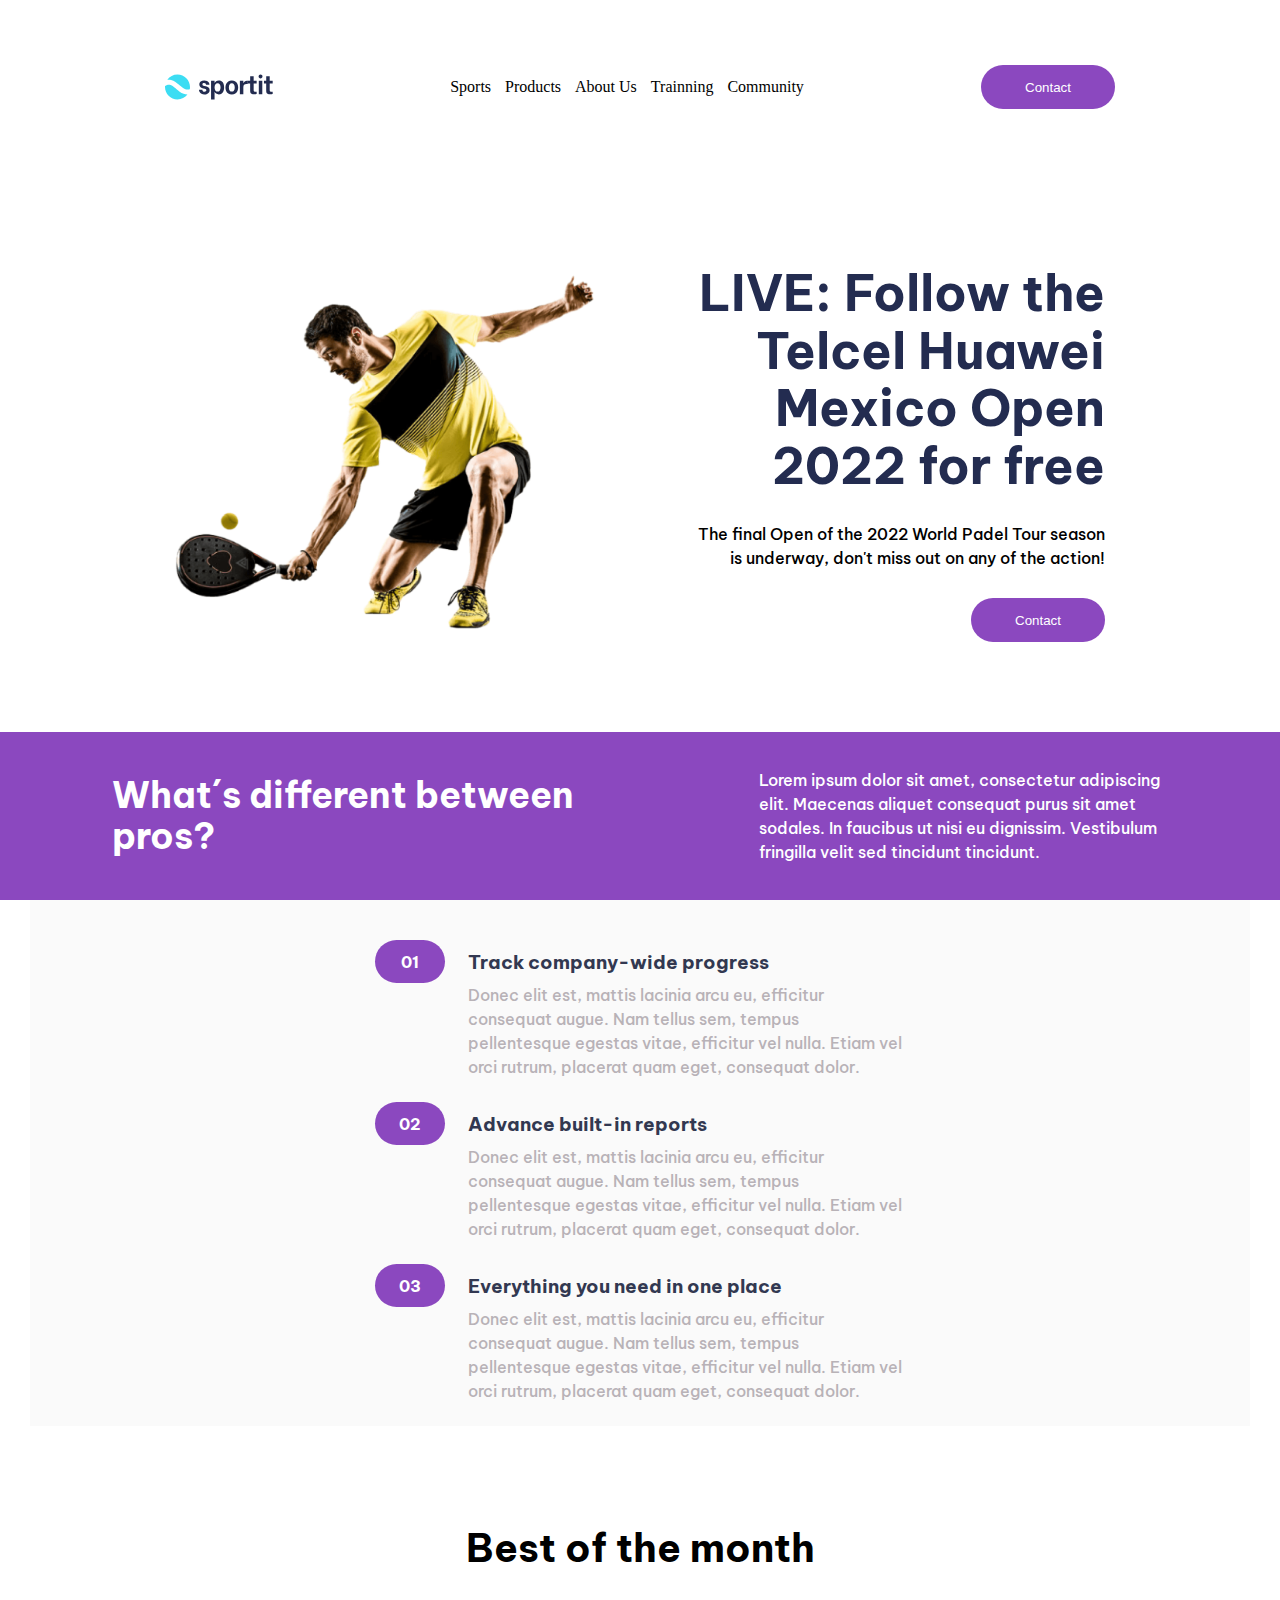
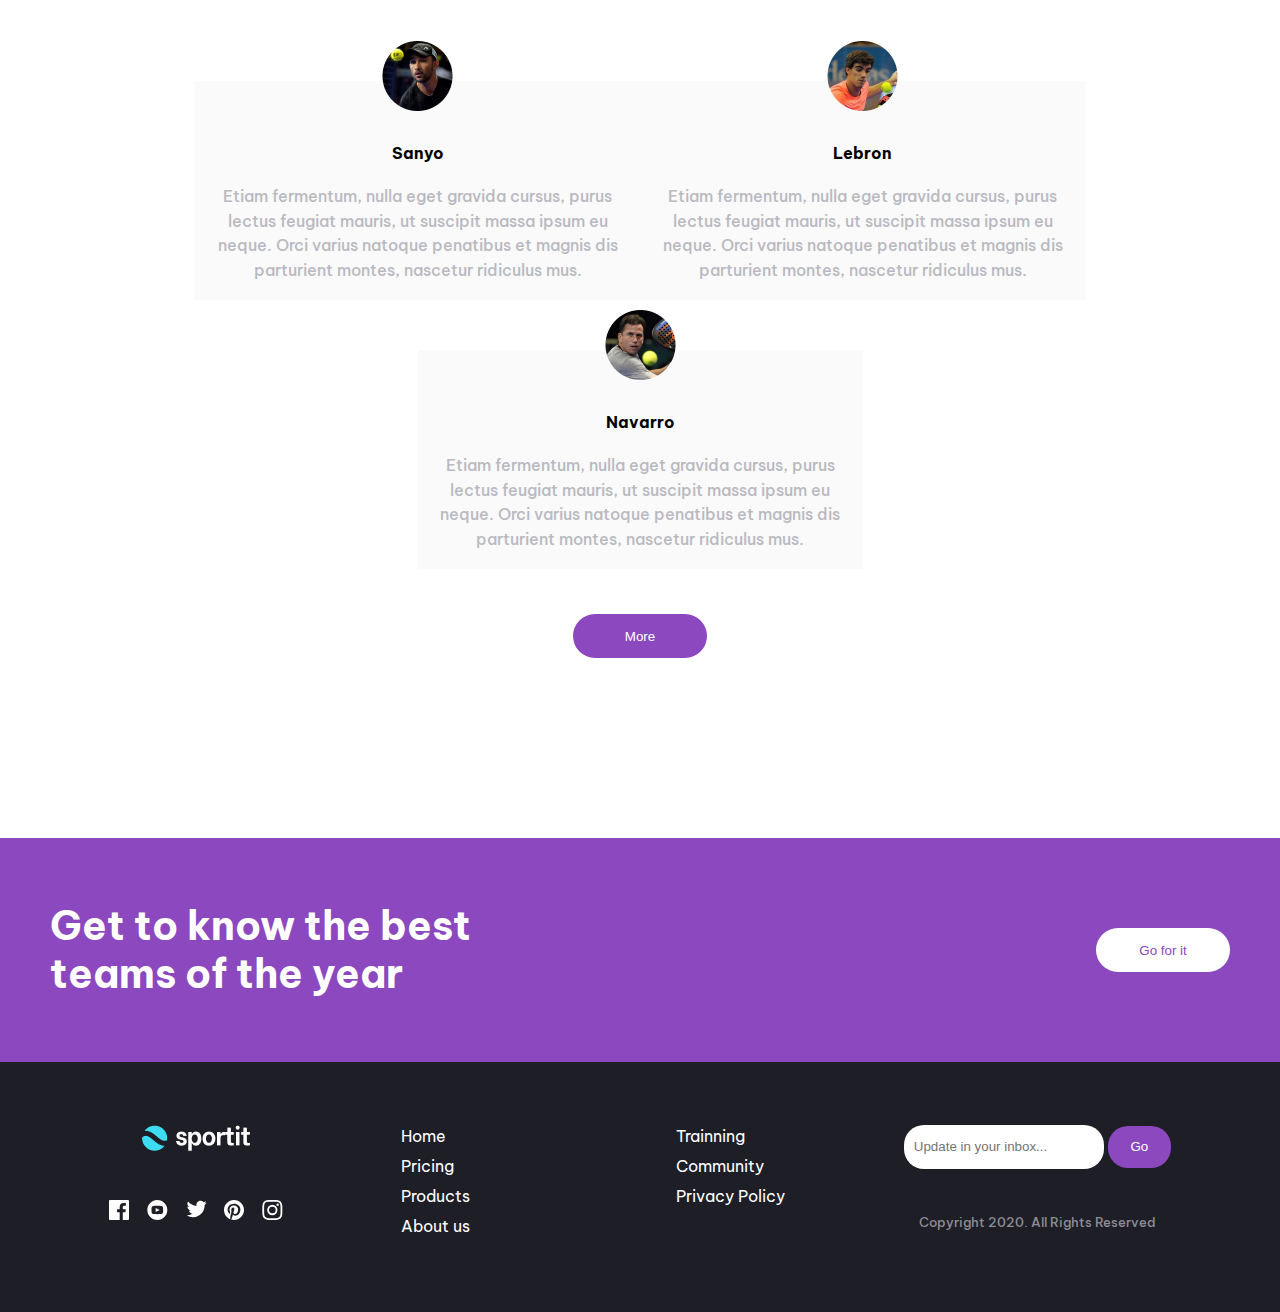
<file: docs/index.html>
<!DOCTYPE html>
<html lang="en">
<head>
    <meta charset="UTF-8">
    <meta name="viewport" content="width=device-width, initial-scale=1.0">
    <title>Proyecto</title>
    <link rel="stylesheet" href="./css/style.css">
    <link rel="preconnect" href="https://fonts.googleapis.com">
    <link rel="preconnect" href="https://fonts.gstatic.com" crossorigin>
    <link href="https://fonts.googleapis.com/css2?family=Be+Vietnam+Pro:wght@400;500;600;700&display=swap" rel="stylesheet">
</head>
<body>
    <header>
        <img src="./img/logo.svg" alt="logo sportit">
        <input type="checkbox" id="nav-check">
            <label id="nav" for="nav-check">
                <span id="nav-abrir">&#9776;</span>
                <span id="nav-cerrar">X</span>
            </label>
        <nav>
            <ul class="nav_sitio">
                <li><a href="" class="items-nav">Sports</a></li>
                <li><a href="" class="items-nav">Products</a></li>
                <li><a href="" class="items-nav">About Us</a></li>
                <li><a href="" class="items-nav">Trainning</a></li>
                <li><a href="" class="items-nav">Community</a></li>
            </ul>
        </nav>
        <button> Contact </button>
    </header>
    <!--            Main            -->
    <main>
        <!--            "Sección 1"         -->
        <section id="seccion1">
            <img src="./img/padel-intro.png" alt="jugador">
            <div>
                <h1>LIVE: Follow the Telcel Huawei Mexico Open 2022 for free </h1>
                <p>The final Open of the 2022 World Padel Tour season is underway, don't miss out on any of the action!</p>
                <button> Contact </button>
            </div>
        </section>
        <!--            "Sección 2"         -->
        <section id="seccion2">
            <h2>What´s different <br class="quitar_br"> between <br class="computadora_br"> pros?</h2>
            <p id="p_computadora">Lorem ipsum dolor sit amet, consectetur adipiscing elit. Maecenas aliquet consequat purus sit amet sodales. In faucibus ut nisi eu dignissim. Vestibulum fringilla velit sed tincidunt tincidunt.</p>
            <p id="p_mobil">Manage provides all the functionality your teas needs, without the complexity. Our software is tailor-made for modern digital product teams</p>
        </section>
        <!--            "Sección 3"         -->
        <section id="seccion3">
            <article>
                <div>01</div>
                <h3>Track company-wide progress</h3>
                <p>Donec elit est, mattis lacinia arcu eu, efficitur consequat augue. Nam tellus sem, tempus pellentesque egestas vitae, efficitur vel nulla. Etiam vel orci rutrum, placerat quam eget, consequat dolor.</p>
            </article>
            <article>
                <div>02</div>
                <h3>Advance built-in reports</h3>
                <p>Donec elit est, mattis lacinia arcu eu, efficitur consequat augue. Nam tellus sem, tempus pellentesque egestas vitae, efficitur vel nulla. Etiam vel orci rutrum, placerat quam eget, consequat dolor.</p>
            </article>
            <article>
                <div>03</div>
                <h3>Everything you need in one place</h3>
                <p>Donec elit est, mattis lacinia arcu eu, efficitur consequat augue. Nam tellus sem, tempus pellentesque egestas vitae, efficitur vel nulla. Etiam vel orci rutrum, placerat quam eget, consequat dolor.</p>
            </article>
        </section>
        <!--            "Sección 4"         -->
        <section id="seccion4">
            <h2>Best of the month</h2>
            <section id="articulos">
                <article class="articulo_oculto">
                    <h3>Sanyo</h3>
                    <p>Etiam fermentum, nulla eget gravida cursus, purus lectus feugiat mauris, ut suscipit massa ipsum eu neque. Orci varius natoque penatibus et magnis dis parturient montes, nascetur ridiculus mus.</p>
                    <img src="./img/avatar-sanyo.png" alt="Rostro Sanyo">
                </article>
                <article>
                    <h3>Lebron</h3>
                    <p>Etiam fermentum, nulla eget gravida cursus, purus lectus feugiat mauris, ut suscipit massa ipsum eu neque. Orci varius natoque penatibus et magnis dis parturient montes, nascetur ridiculus mus.</p>
                    <img src="./img/avatar.lebron.png" alt="Rostro Lebron">
                </article>
                <article class="articulo articulo_oculto">
                    <h3>Navarro</h3>
                    <p>Etiam fermentum, nulla eget gravida cursus, purus lectus feugiat mauris, ut suscipit massa ipsum eu neque. Orci varius natoque penatibus et magnis dis parturient montes, nascetur ridiculus mus.</p>
                    <img src="./img/avatar-navarro.png" alt="Rostro Navarro">
                </article>
            </section>
            <button>More</button>
        </section>
        <!--            "Sección 5"         -->
        <section id="seccion5">
            <h2>Get to know the <br class="quitar_br"> best <br> teams of the <br class="quitar_br"> year</h2>
            <button>Go for it</button>
        </section>
    </main>
    <!--            Footer          -->
    <footer>
        <section class="footer_section" id="suscription">
            <form action="/registro" method="post">
                <input type="text" name="suscription" placeholder="Update in your inbox...">
                <button type="submit">Go</button>
            </form>
        </section>
        <section class="footer_section" id="mapa_sitio">
            <ul type="none">
                <li><a href="" class="item_mapa">Home</a></li>
                <li><a href="" class="item_mapa">Pricing</a></li>
                <li><a href="" class="item_mapa">Products</a></li>
                <li><a href="" class="item_mapa">About us</a></li>
                <li><a href="" class="item_mapa">Trainning</a></li>
                <li><a href="" class="item_mapa">Community</a></li>
                <li><a href="" class="item_mapa">Privacy Policy</a></li>
            </ul>
        </section>
        <section class="footer_section" id="redes_sociales">
            <ul type="none">
                <li><a href=""><img src="./img/icon-facebook.svg" alt="Logo Facebook"></a></li>
                <li><a href=""><img src="./img/icon-youtube.svg" alt="Logo Youtube"></a></li>
                <li><a href=""><img src="./img/icon-twitter.svg" alt="Logo Twitter"></a></li>
                <li><a href=""><img src="./img/icon-pinterest.svg" alt="Logo Pinterest"></a></li>
                <li><a href=""><img src="./img/icon-instagram.svg" alt="Logo Instagram"></a></li>
            </ul>
        </section>
        <section class="footer_section" id="logo_footer">
            <img src="./img/logo-blanco.png" alt="Logo Sportit">
        </section>
        <section class="footer_section" id="copyright">
            Copyright 2020. All Rights Reserved
        </section>
    </footer>
</body>
</html>
</file>
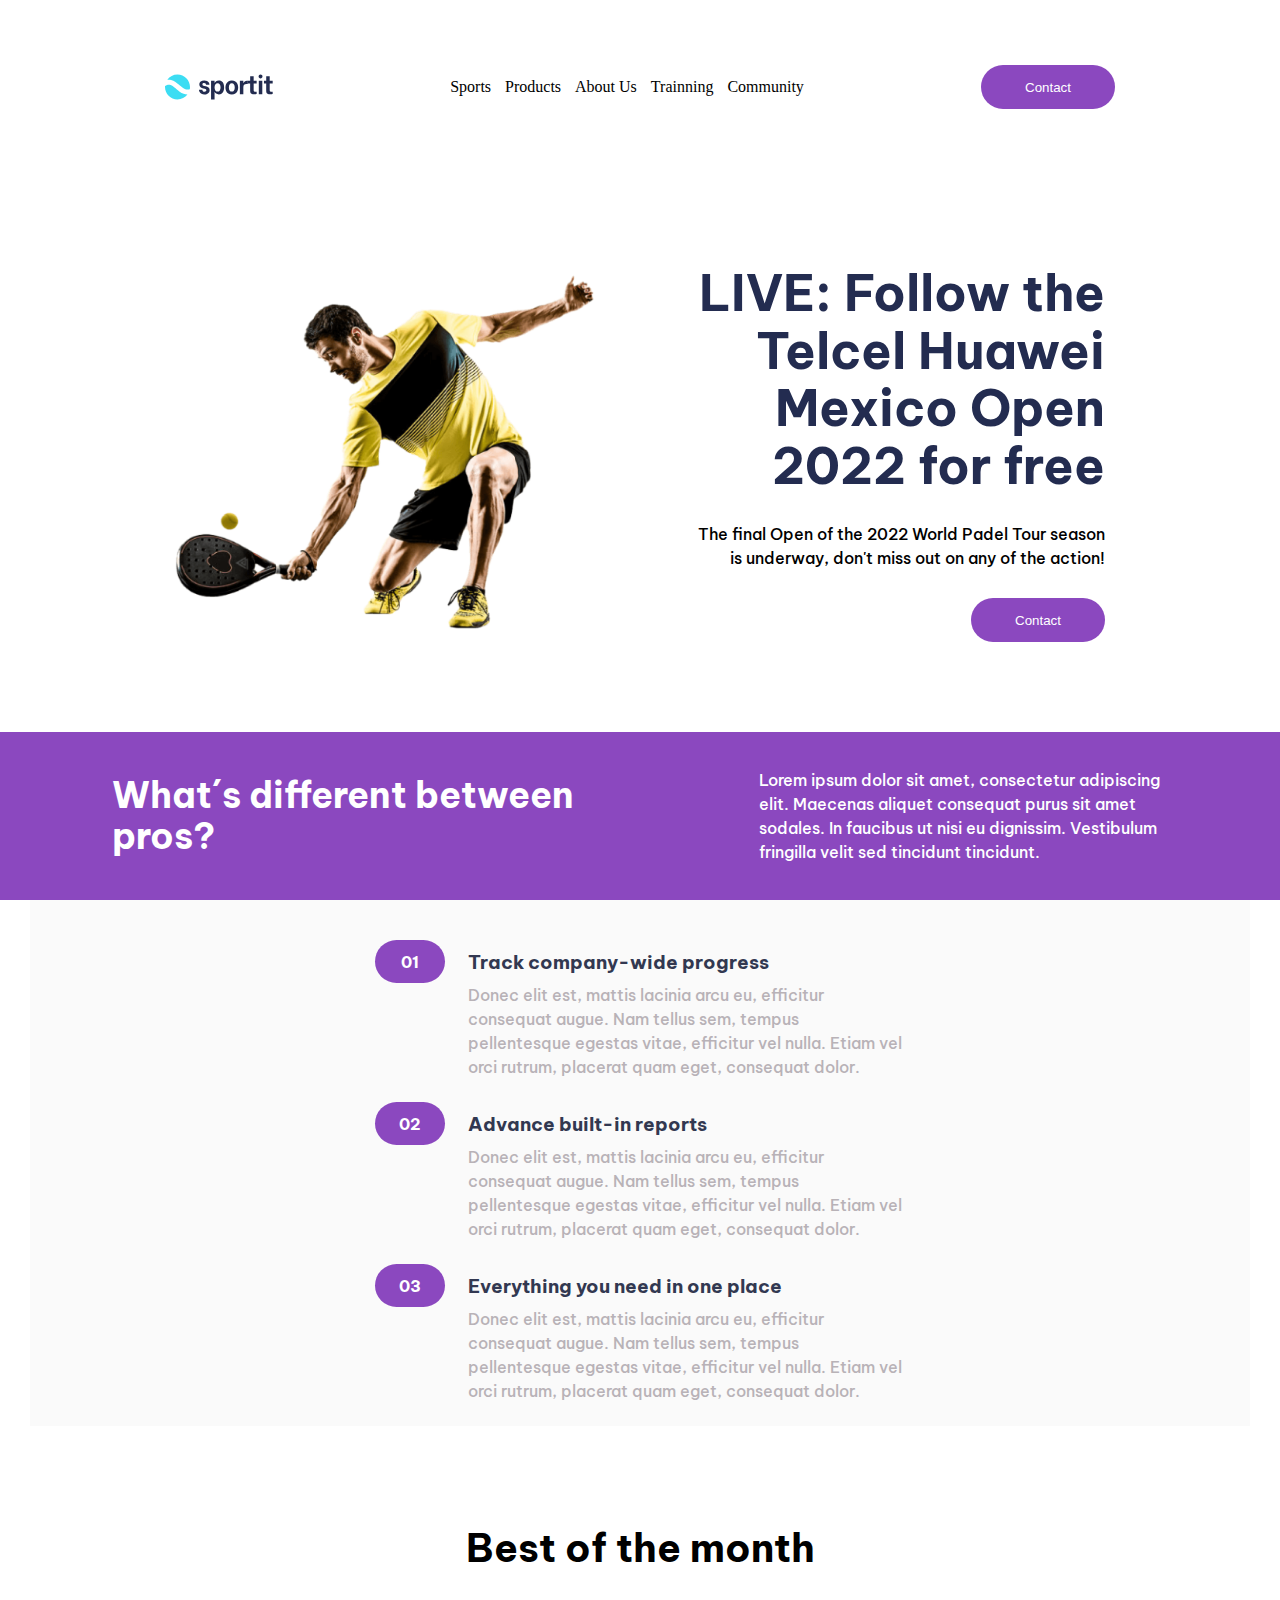
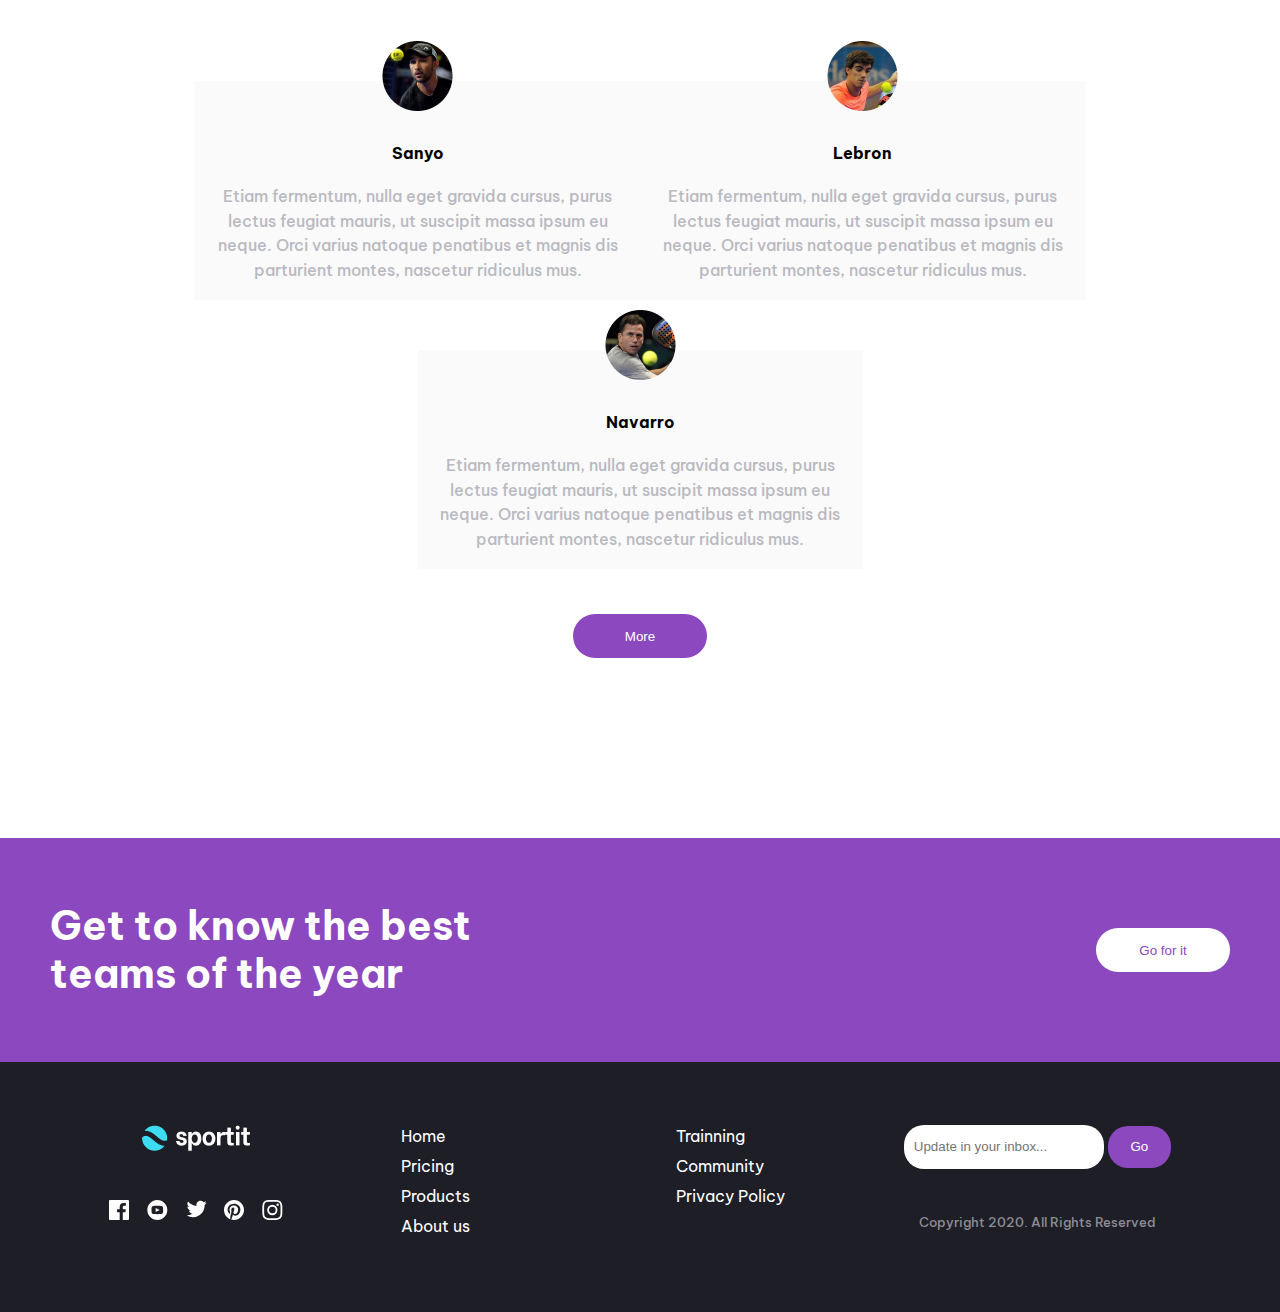
<file: Entregable/index.html>
<!DOCTYPE html>
<html lang="en">
<head>
    <meta charset="UTF-8">
    <meta name="viewport" content="width=device-width, initial-scale=1.0">
    <title>Proyecto</title>
    <link rel="stylesheet" href="./css/style.css">
    <link rel="preconnect" href="https://fonts.googleapis.com">
    <link rel="preconnect" href="https://fonts.gstatic.com" crossorigin>
    <link href="https://fonts.googleapis.com/css2?family=Be+Vietnam+Pro:wght@400;500;600;700&display=swap" rel="stylesheet">
</head>
<body>
    <header>
        <img src="./img/logo.svg" alt="logo sportit">
        <input type="checkbox" id="nav-check">
            <label id="nav" for="nav-check">
                <span id="nav-abrir">&#9776;</span>
                <span id="nav-cerrar">X</span>
            </label>
        <nav>
            <ul class="nav_sitio">
                <li><a href="" class="items-nav">Sports</a></li>
                <li><a href="" class="items-nav">Products</a></li>
                <li><a href="" class="items-nav">About Us</a></li>
                <li><a href="" class="items-nav">Trainning</a></li>
                <li><a href="" class="items-nav">Community</a></li>
            </ul>
        </nav>
        <button> Contact </button>
        
    </header>
    <!--            Main            -->
    <main>
        <!--            "Sección 1"         -->
        <section id="seccion1">
            <img src="./img/padel-intro.png" alt="jugador">
            <div>
                <h1>LIVE: Follow the Telcel Huawei Mexico Open 2022 for free </h1>
                <p>The final Open of the 2022 World Padel Tour season is underway, don't miss out on any of the action!</p>
                <button> Contact </button>
            </div>
        </section>
        <!--            "Sección 2"         -->
        <section id="seccion2">
            <h2>What´s different <br class="quitar_br"> between <br class="computadora_br"> pros?</h2>
            <p id="p_computadora">Lorem ipsum dolor sit amet, consectetur adipiscing elit. Maecenas aliquet consequat purus sit amet sodales. In faucibus ut nisi eu dignissim. Vestibulum fringilla velit sed tincidunt tincidunt.</p>
            <p id="p_mobil">Manage provides all the functionality your teas needs, without the complexity. Our software is tailor-made for modern digital product teams</p>
        </section>
        <!--            "Sección 3"         -->
        <section id="seccion3">
            <article>
                <div>01</div>
                <h3>Track company-wide progress</h3>
                <p>Donec elit est, mattis lacinia arcu eu, efficitur consequat augue. Nam tellus sem, tempus pellentesque egestas vitae, efficitur vel nulla. Etiam vel orci rutrum, placerat quam eget, consequat dolor.</p>
            </article>
            <article>
                <div>02</div>
                <h3>Advance built-in reports</h3>
                <p>Donec elit est, mattis lacinia arcu eu, efficitur consequat augue. Nam tellus sem, tempus pellentesque egestas vitae, efficitur vel nulla. Etiam vel orci rutrum, placerat quam eget, consequat dolor.</p>
            </article>
            <article>
                <div>03</div>
                <h3>Everything you need in one place</h3>
                <p>Donec elit est, mattis lacinia arcu eu, efficitur consequat augue. Nam tellus sem, tempus pellentesque egestas vitae, efficitur vel nulla. Etiam vel orci rutrum, placerat quam eget, consequat dolor.</p>
            </article>
        </section>
        <!--            "Sección 4"         -->
        <section id="seccion4">
            <h2>Best of the month</h2>
            <section id="articulos">
                <article class="articulo_oculto">
                    <h3>Sanyo</h3>
                    <p>Etiam fermentum, nulla eget gravida cursus, purus lectus feugiat mauris, ut suscipit massa ipsum eu neque. Orci varius natoque penatibus et magnis dis parturient montes, nascetur ridiculus mus.</p>
                    <img src="./img/avatar-sanyo.png" alt="Rostro Sanyo">
                </article>
                <article>
                    <h3>Lebron</h3>
                    <p>Etiam fermentum, nulla eget gravida cursus, purus lectus feugiat mauris, ut suscipit massa ipsum eu neque. Orci varius natoque penatibus et magnis dis parturient montes, nascetur ridiculus mus.</p>
                    <img src="./img/avatar.lebron.png" alt="Rostro Lebron">
                </article>
                <article class="articulo articulo_oculto">
                    <h3>Navarro</h3>
                    <p>Etiam fermentum, nulla eget gravida cursus, purus lectus feugiat mauris, ut suscipit massa ipsum eu neque. Orci varius natoque penatibus et magnis dis parturient montes, nascetur ridiculus mus.</p>
                    <img src="./img/avatar-navarro.png" alt="Rostro Navarro">
                </article>
            </section>
            <button>More</button>
        </section>
        <!--            "Sección 5"         -->
        <section id="seccion5">
            <h2>Get to know the <br class="quitar_br"> best <br> teams of the <br class="quitar_br"> year</h2>
            <button>Go for it</button>
        </section>
    </main>
    <!--            Footer          -->
    <footer>
        <section class="footer_section" id="suscription">
            <form action="/registro" method="post">
                <input type="text" name="suscription" placeholder="Update in your inbox...">
                <button type="submit">Go</button>
            </form>
        </section>
        <section class="footer_section" id="mapa_sitio">
            <ul type="none">
                <li><a href="" class="item_mapa">Home</a></li>
                <li><a href="" class="item_mapa">Pricing</a></li>
                <li><a href="" class="item_mapa">Products</a></li>
                <li><a href="" class="item_mapa">About us</a></li>
                <li><a href="" class="item_mapa">Trainning</a></li>
                <li><a href="" class="item_mapa">Community</a></li>
                <li><a href="" class="item_mapa">Privacy Policy</a></li>
            </ul>
        </section>
        <section class="footer_section" id="redes_sociales">
            <ul type="none">
                <li><a href=""><img src="./img/icon-facebook.svg" alt="Logo Facebook"></a></li>
                <li><a href=""><img src="./img/icon-youtube.svg" alt="Logo Youtube"></a></li>
                <li><a href=""><img src="./img/icon-twitter.svg" alt="Logo Twitter"></a></li>
                <li><a href=""><img src="./img/icon-pinterest.svg" alt="Logo Pinterest"></a></li>
                <li><a href=""><img src="./img/icon-instagram.svg" alt="Logo Instagram"></a></li>
            </ul>
        </section>
        <section class="footer_section" id="logo_footer">
            <img src="./img/logo-blanco.png" alt="Logo Sportit">
        </section>
        <section class="footer_section" id="copyright">
            Copyright 2020. All Rights Reserved
        </section>
    </footer>
</body>
</html>
</file>
<file: docs/css/style.css>
*{
    box-sizing: border-box;
    margin: 0;
    padding: 0;
}

/*Header*/

header{
    align-items: center;
    display: flex;
    height: 140px;
    justify-content: space-between;
    padding: 40px 50px;
    text-align: center;
}

.nav_sitio{
    display: none;
    float: right;
    list-style: none;
}

header nav ul{
    display: flex;
    list-style: none;
    justify-content: space-around;
    width: 400px;
}

header nav ul li{
    display: inline-block;
    margin: 0px 5px;
}

.items-nav{
    color: black;
    text-decoration: none;
}

.items-nav:hover{
    opacity: 50%;
}

header button{
    background-color: #8B48BF;
    border: 0;
    border-radius: 50px;
    color: white;
    cursor: pointer;
    display: none;
    height: 44px;
    width: 134px;
}

#nav_mobil{
    width: 40px;
}

/*Boby*/

main{
    font-family: 'Be Vietnam Pro', sans-serif;
}

/*Sección 1 - Mobile first*/

#seccion1{
    align-items: center;
    display: flex;
    flex-direction: column;
    margin: 40px;
}

#seccion1 img{
    width: 100%;
}

#seccion1 div{
    align-items: flex-end;
    display: flex;
    flex-direction: column;
    text-align: right;
}

#seccion1 h1{
    color: #232C50;
    font-size: 50px;
    font-weight: 700;
    line-height: 115%;
    margin-bottom: 28px;
}

#seccion1 p{
    font-weight: 500;
    line-height: 150%;
    margin-bottom: 28px;
}

#seccion1 button{
    background-color: #8B48BF;
    border: 0;
    border-radius: 50px;
    color: white;
    cursor: pointer;
    height: 44px;
    width: 134px;
}

/*Sección 2 - Mobile first*/

#seccion2{
    background-color: #3CDDF3;
    color: #FFF;
    display: flex;
    flex-direction: column;
    height: 306px;
    justify-content: space-between;
    padding: 40px 20px;
}

#seccion2 h2{
    font-size: 36px;
    font-weight: 700;
    line-height: 115%;
}

#seccion2 p{
    font-weight: 500;
    line-height: 150%;
}

.computadora_br{
    display: none;
}

#p_computadora{
    display: none;
}

/*Sección 3 - Mobile first*/

#seccion3{
    padding-top: 65px
}

#seccion3 article{
    align-items:end;
    display: flex;
    flex-direction: column;
    position: relative;
}

#seccion3 div{
    align-items: center;
    background-color: #8B48BF;
    border: 0px;
    border-radius: 225px;
    color: #FFFFFF;
    display: flex;
    font-weight: 700;
    height: 43px;
    justify-content: center;
    position: absolute;
    right: 80%;
    top: 0px;
    width: 70px;
}

#seccion3 h3{
    align-items: center;
    background-color: rgba(139,72,191,0.3);
    color: #323851;
    display: flex;
    font-weight: 700;
    height: 43px;
    justify-content: left;
    padding: 0px 40px;
    text-align: center;
    width: 85vw;
}

#seccion3 p{
    color: #B8B2B7;
    font-weight: 500;
    line-height: 150%;
    margin: 20px 10vw;
    padding: 10px;
}

/*Sección 4 - Mobile first*/

#seccion4{
    align-items: center;
    display: flex;
    flex-direction: column;
}

#seccion4 h2{
    font-size: 39px;
    font-weight: 700;
    padding-top: 58px;
    padding-bottom: 59px;
    text-align: center;
}

#articulos{
    display: flex;
    flex-wrap: wrap;
    justify-content: center;
}

#seccion4 .articulo_oculto{
    display: none;
}

#seccion4 article{
    align-items: center;
    background-color: #FAFAFA;
    display: flex;
    flex-direction: column;
    height: 219px;
    justify-content: flex-end;
    margin-top: 50px;
    position: relative;
    width: 90vw;
}

#seccion4 article img{
    position: absolute;
    top: -40px;
}

#seccion4 article h3{
    font-size: 16px;
    font-weight: 700;
    padding-bottom: 4px;
}

#seccion4 article p{
    color: #B9B9C1;
    font-weight: 500;
    line-height: 155%;
    padding: 17px 21px;
    text-align: center;
}

#seccion4 button{
    background-color: #8B48BF;
    border: 0px;
    border-radius: 25px;
    color: #FFFFFF;
    cursor: pointer;
    height: 44px;
    margin-bottom: 58px;
    margin-top: 45px;
    width: 134px;
}

/*Sección 5 - Mobile first*/

#seccion5{
    align-items: center;
    background-color: #3CDDF3;
    display: flex;
    flex-direction: column;
    height: 366px;
    justify-content: space-between;
    padding: 40px 50px;
}

#seccion5 h2{
    color: white;
    font-size: 40px;
    font-weight: 700;
    line-height: 48px;
    text-align: center;
}

#seccion5 button{
    background-color: #232C50;
    border: 0px;
    border-radius: 25px;
    color: #FFFFFF;
    cursor: pointer;
    height: 44px;
    width: 134px;
}

/*Footer - Mobile first*/

footer{
    align-items: center;
    background-color: #1E1E26;
    display: flex;
    flex-direction: column;
    font-family: 'Be Vietnam Pro', sans-serif;
    padding: 40px 50px;
}

.footer_section{
    margin: 12.5px 0px;
    padding: 10px;
}

#suscription input{
    border: 0px;
    border-radius: 20px;
    height: 44px;
    padding: 10px;
    width: 45vw;
}

#suscription button{
    background-color: #8B48BF;
    border: 0px;
    border-radius: 20px;
    color: white;
    cursor: pointer;
    height: 42px;
    padding: 10px;
    width: 63px;
}

#mapa_sitio ul{
    align-content: space-between;
    display: flex;
    flex-direction: column;
    flex-wrap: wrap;
    height: 120px;
    width: 55vw;
}

#mapa_sitio li{
    padding-bottom: 7px;
}

.item_mapa{
    color: #FFFFFF;
    font-weight: 400;
    line-height: 23px;
    text-decoration: none;
}

#redes_sociales ul{
    display: flex;
    justify-content: space-between;
    width: 65vw;
}

#copyright{
    color: #8C8C94;
    font-size: 12.5px;
    font-weight: 500;
    margin-bottom: 0px;
}

/*Responsive*/
/*Metodologia First Mobile*/

/*Laptop en adelante*/

@media (min-width: 769px){
    
    /*Header*/

    header{
        height: auto;
        padding: 65px 165px;
    }
    
    .nav_sitio{
        display: block;
    }

    header button{
        display: block;
    }

    #nav_mobil{
        display: none;
    }

    #nav, #nav-check{
        display: none;
        border-radius: 5px;
    }

    /*Sección 1*/

    #seccion1{
        flex-direction: row;
        justify-content: space-between;
        margin: 90px 175px;
    }

    #seccion1 img{
        width: 45%;
    }

    #seccion1 div{
        width: 45%;
    }

    /*Sección 2*/
    
    #seccion2{
        align-items: center;
        background-color: #8B48BF;
        flex-direction: row;
        height: 168px;
        justify-content: space-around;
    }

    #seccion2 p{
        width: 33%;
    }

    #seccion2 .quitar_br{
        display: none;
    }
    
    .computadora_br{
        display: block;
    }

    #p_computadora{
        display: block;
    }

    #p_mobil{
        display: none;
    }

    /*Sección 3*/

    #seccion3{
        background-color: #FAFAFA;
        display: flex;
        flex-wrap: wrap;
        justify-content: center;
        margin: 0px 30px;
        padding-top: 40px;
    }

    #seccion3 article{
        align-items: flex-start;
        height: 162px;
        margin: 0px 50px;
        width: 530px;
    }

    #seccion3 div{
        left: 0px;
    }

    #seccion3 h3{
        background-color: transparent;
        height: 43px;
        margin-left: 93px;
        padding: 0px;
        width: auto;
    }

    #seccion3 p{
        height: auto;
        margin: 0;
        margin-left: 93px;
        padding: 0;
    }

    /*Sección 4*/

    #seccion4 .articulo_oculto{
        display: inline-flex;
    }

    #seccion4 article{
        width: 445px;
    }

    #seccion4 h2{
        padding-top: 97px;
    }

    #seccion4 button{
        margin-bottom: 180px;
    }

    /*Sección 5*/
    
    #seccion5{
        background-color: #8B48BF;
        flex-direction: row;
        height: 224px;
    }

    #seccion5 h2{
        text-align: left;
    }

    .quitar_br{
        display: none;
    }
    
    #seccion5 button{
        background-color: #FFF;
        color: #8B48BF;
    }

    /*Footer*/
    footer{
        flex-wrap: wrap;
        height: 250px;
    }

    #logo_footer{
        order: 1;
    }

    #redes_sociales{
        order: 2;
    }

    #redes_sociales ul{
        width: 174px;
    }

    #mapa_sitio{
        order: 3;
    }

    #mapa_sitio ul{
        width: 30vw;
    }

    #suscription{
        order: 4;
    }

    #suscription input{
        width: 200px;
    }

    #copyright{
        order: 5;
    }
    
}

@media  (max-width: 769px) {

    header #nav-check:not(:checked) ~ nav{
        display: none;
    }

    header #nav-check:checked ~ nav{
        display: block;
    }

    header #nav{
        display: block;
        color: #3e3e3e;
        background-color: #FFFFFF;
        font-size: 2rem;
        font-weight: bold;
        position: absolute;
        right: 2em;
        z-index: 9999;
    }

    header #nav:hover{
        background-color: #3e3e3e;
        color: #FFFFFF;
    }

    header #nav-cerrar{
        display: none;
    }

    header #nav-check:checked ~ label #nav-abrir{
        display: none;
    }

    header #nav-check:checked ~ label #nav-cerrar{
        display: block;
    }

    header nav{
        position: absolute;
        top: 0;
        right: 1em;
        height: 30%;
        width: 100%;
        background-color: #1E1E26;
        padding: 0.5em 1.5em;
        opacity: 0.8;
        color: #3CDDF3;
        font-size: 1.5rem;
    }
    header nav ul.nav_sitio a{
        color: #3CDDF3;
    }

    header nav ul.nav_sitio, header nav ul.nav_sitio li {
        display: block;
        text-align: right;
        margin-right: 1rem;
    }

    header #nav-check{
        display: none;
        
    }
}
</file>
<file: Entregable/css/style.css>
*{
    box-sizing: border-box;
    margin: 0;
    padding: 0;
}

/*Header*/

header{
    align-items: center;
    display: flex;
    height: 140px;
    justify-content: space-between;
    padding: 40px 50px;
    text-align: center;
}

.nav_sitio{
    display: none;
    float: right;
    list-style: none;
}

header nav ul{
    display: flex;
    list-style: none;
    justify-content: space-around;
    width: 400px;
}

header nav ul li{
    display: inline-block;
    margin: 0px 5px;
}

.items-nav{
    color: black;
    text-decoration: none;
}

.items-nav:hover{
    opacity: 50%;
}

header button{
    background-color: #8B48BF;
    border: 0;
    border-radius: 50px;
    color: white;
    cursor: pointer;
    display: none;
    height: 44px;
    width: 134px;
}

#nav_mobil{
    width: 40px;
}

/*Boby*/

main{
    font-family: 'Be Vietnam Pro', sans-serif;
}

/*Sección 1 - Mobile first*/

#seccion1{
    align-items: center;
    display: flex;
    flex-direction: column;
    margin: 40px;
}

#seccion1 img{
    width: 100%;
}

#seccion1 div{
    align-items: flex-end;
    display: flex;
    flex-direction: column;
    text-align: right;
}

#seccion1 h1{
    color: #232C50;
    font-size: 50px;
    font-weight: 700;
    line-height: 115%;
    margin-bottom: 28px;
}

#seccion1 p{
    font-weight: 500;
    line-height: 150%;
    margin-bottom: 28px;
}

#seccion1 button{
    background-color: #8B48BF;
    border: 0;
    border-radius: 50px;
    color: white;
    cursor: pointer;
    height: 44px;
    width: 134px;
}

/*Sección 2 - Mobile first*/

#seccion2{
    background-color: #3CDDF3;
    color: #FFF;
    display: flex;
    flex-direction: column;
    height: 306px;
    justify-content: space-between;
    padding: 40px 20px;
}

#seccion2 h2{
    font-size: 36px;
    font-weight: 700;
    line-height: 115%;
}

#seccion2 p{
    font-weight: 500;
    line-height: 150%;
}

.computadora_br{
    display: none;
}

#p_computadora{
    display: none;
}

/*Sección 3 - Mobile first*/

#seccion3{
    padding-top: 65px
}

#seccion3 article{
    align-items:end;
    display: flex;
    flex-direction: column;
    position: relative;
}

#seccion3 div{
    align-items: center;
    background-color: #8B48BF;
    border: 0px;
    border-radius: 225px;
    color: #FFFFFF;
    display: flex;
    font-weight: 700;
    height: 43px;
    justify-content: center;
    position: absolute;
    right: 80%;
    top: 0px;
    width: 70px;
}

#seccion3 h3{
    align-items: center;
    background-color: rgba(139,72,191,0.3);
    color: #323851;
    display: flex;
    font-weight: 700;
    height: 43px;
    justify-content: left;
    padding: 0px 40px;
    text-align: center;
    width: 85vw;
}

#seccion3 p{
    color: #B8B2B7;
    font-weight: 500;
    line-height: 150%;
    margin: 20px 10vw;
    padding: 10px;
}

/*Sección 4 - Mobile first*/

#seccion4{
    align-items: center;
    display: flex;
    flex-direction: column;
}

#seccion4 h2{
    font-size: 39px;
    font-weight: 700;
    padding-top: 58px;
    padding-bottom: 59px;
    text-align: center;
}

#articulos{
    display: flex;
    flex-wrap: wrap;
    justify-content: center;
}

#seccion4 .articulo_oculto{
    display: none;
}

#seccion4 article{
    align-items: center;
    background-color: #FAFAFA;
    display: flex;
    flex-direction: column;
    height: 219px;
    justify-content: flex-end;
    margin-top: 50px;
    position: relative;
    width: 90vw;
}

#seccion4 article img{
    position: absolute;
    top: -40px;
}

#seccion4 article h3{
    font-size: 16px;
    font-weight: 700;
    padding-bottom: 4px;
}

#seccion4 article p{
    color: #B9B9C1;
    font-weight: 500;
    line-height: 155%;
    padding: 17px 21px;
    text-align: center;
}

#seccion4 button{
    background-color: #8B48BF;
    border: 0px;
    border-radius: 25px;
    color: #FFFFFF;
    cursor: pointer;
    height: 44px;
    margin-bottom: 58px;
    margin-top: 45px;
    width: 134px;
}

/*Sección 5 - Mobile first*/

#seccion5{
    align-items: center;
    background-color: #3CDDF3;
    display: flex;
    flex-direction: column;
    height: 366px;
    justify-content: space-between;
    padding: 40px 50px;
}

#seccion5 h2{
    color: white;
    font-size: 40px;
    font-weight: 700;
    line-height: 48px;
    text-align: center;
}

#seccion5 button{
    background-color: #232C50;
    border: 0px;
    border-radius: 25px;
    color: #FFFFFF;
    cursor: pointer;
    height: 44px;
    width: 134px;
}

/*Footer - Mobile first*/

footer{
    align-items: center;
    background-color: #1E1E26;
    display: flex;
    flex-direction: column;
    font-family: 'Be Vietnam Pro', sans-serif;
    padding: 40px 50px;
}

.footer_section{
    margin: 12.5px 0px;
    padding: 10px;
}

#suscription input{
    border: 0px;
    border-radius: 20px;
    height: 44px;
    padding: 10px;
    width: 45vw;
}

#suscription button{
    background-color: #8B48BF;
    border: 0px;
    border-radius: 20px;
    color: white;
    cursor: pointer;
    height: 42px;
    padding: 10px;
    width: 63px;
}

#mapa_sitio ul{
    align-content: space-between;
    display: flex;
    flex-direction: column;
    flex-wrap: wrap;
    height: 120px;
    width: 55vw;
}

#mapa_sitio li{
    padding-bottom: 7px;
}

.item_mapa{
    color: #FFFFFF;
    font-weight: 400;
    line-height: 23px;
    text-decoration: none;
}

#redes_sociales ul{
    display: flex;
    justify-content: space-between;
    width: 65vw;
}

#copyright{
    color: #8C8C94;
    font-size: 12.5px;
    font-weight: 500;
    margin-bottom: 0px;
}

/*Responsive*/
/*Metodologia First Mobile*/

/*Laptop en adelante*/

@media (min-width: 769px){
    
    /*Header*/

    header{
        height: auto;
        padding: 65px 165px;
    }
    
    .nav_sitio{
        display: block;
    }

    header button{
        display: block;
    }

    #nav_mobil{
        display: none;
    }

    #nav, #nav-check{
        display: none;
        border-radius: 5px;
    }

    /*Sección 1*/

    #seccion1{
        flex-direction: row;
        justify-content: space-between;
        margin: 90px 175px;
    }

    #seccion1 img{
        width: 45%;
    }

    #seccion1 div{
        width: 45%;
    }

    /*Sección 2*/
    
    #seccion2{
        align-items: center;
        background-color: #8B48BF;
        flex-direction: row;
        height: 168px;
        justify-content: space-around;
    }

    #seccion2 p{
        width: 33%;
    }

    #seccion2 .quitar_br{
        display: none;
    }
    
    .computadora_br{
        display: block;
    }

    #p_computadora{
        display: block;
    }

    #p_mobil{
        display: none;
    }

    /*Sección 3*/

    #seccion3{
        background-color: #FAFAFA;
        display: flex;
        flex-wrap: wrap;
        justify-content: center;
        margin: 0px 30px;
        padding-top: 40px;
    }

    #seccion3 article{
        align-items: flex-start;
        height: 162px;
        margin: 0px 50px;
        width: 530px;
    }

    #seccion3 div{
        left: 0px;
    }

    #seccion3 h3{
        background-color: transparent;
        height: 43px;
        margin-left: 93px;
        padding: 0px;
        width: auto;
    }

    #seccion3 p{
        height: auto;
        margin: 0;
        margin-left: 93px;
        padding: 0;
    }

    /*Sección 4*/

    #seccion4 .articulo_oculto{
        display: inline-flex;
    }

    #seccion4 article{
        width: 445px;
    }

    #seccion4 h2{
        padding-top: 97px;
    }

    #seccion4 button{
        margin-bottom: 180px;
    }

    /*Sección 5*/
    
    #seccion5{
        background-color: #8B48BF;
        flex-direction: row;
        height: 224px;
    }

    #seccion5 h2{
        text-align: left;
    }

    .quitar_br{
        display: none;
    }
    
    #seccion5 button{
        background-color: #FFF;
        color: #8B48BF;
    }

    /*Footer*/
    footer{
        flex-wrap: wrap;
        height: 250px;
    }

    #logo_footer{
        order: 1;
    }

    #redes_sociales{
        order: 2;
    }

    #redes_sociales ul{
        width: 174px;
    }

    #mapa_sitio{
        order: 3;
    }

    #mapa_sitio ul{
        width: 30vw;
    }

    #suscription{
        order: 4;
    }

    #suscription input{
        width: 200px;
    }

    #copyright{
        order: 5;
    }
    
}
@media  (max-width: 769px) {

    #nav-check:not(:checked) ~ nav{
        display: none;
    }

    #nav-check:checked ~ nav{
        display: block;
    }

    #nav {
        display: block;
        color: #3e3e3e;
        background-color: #FFFFFF;
        font-size: 2rem;
        font-weight: bold;
        position: absolute;
        right: 0.5em;
        z-index: 9999;
    }

    #nav:hover{
        
        background-color: #3e3e3e;
        color: #FFFFFF;
    }

    #nav-cerrar{
        display: none;
    }
    #nav-check:checked ~ label #nav-abrir{
        display: none;
    }

    #nav-check:checked ~ label #nav-cerrar{
        display: block;
    }
    header{
        padding: 10px 10px;
    }

    header button {
        display: none;
    }

    header nav{
        position: absolute;
        top: 0;
        right: 0;
        height: 50%;
        width: 100%;
        background-color: #1E1E26;
        padding: 0.5em 1.5em;
        opacity: 0.8;
        color: #3CDDF3;
        font-size: 1.5rem;
    }
    header nav ul.nav_sitio a{
        color: #3CDDF3;
    }

    header nav ul.nav_sitio, header nav ul.nav_sitio li {
        display: block;
        text-align: right;
        margin-right: 1rem;
    }

    #nav-check{
        display: none;
        
    }

}
</file>
